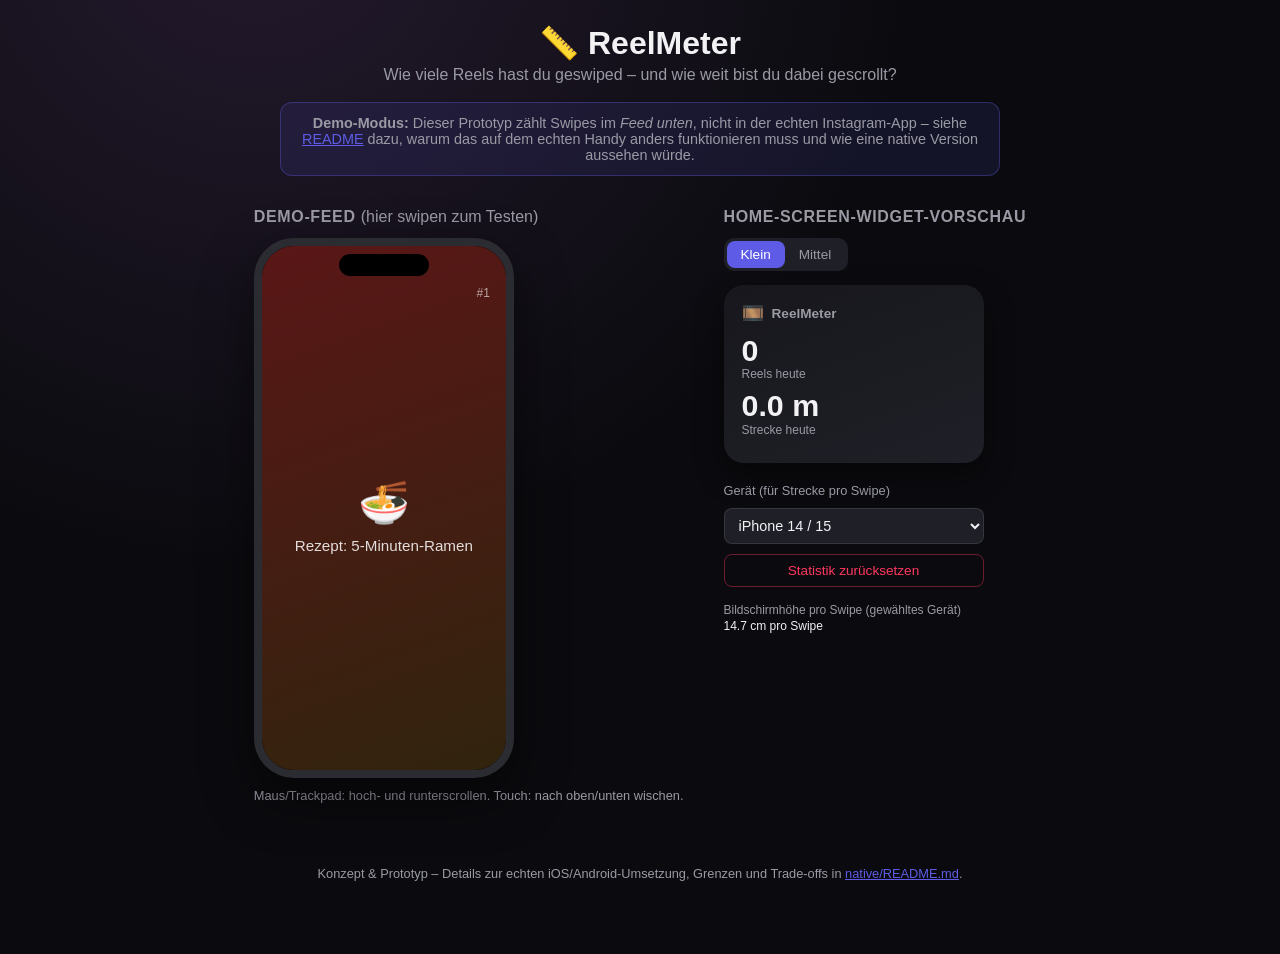
<file: index.html>
<!DOCTYPE html>
<html lang="de">
<head>
<meta charset="UTF-8" />
<meta name="viewport" content="width=device-width, initial-scale=1.0" />
<title>ReelMeter – Reels- &amp; Kilometerzähler</title>
<link rel="icon" href="data:image/svg+xml,<svg xmlns=%22http://www.w3.org/2000/svg%22 viewBox=%220 0 100 100%22><text y=%22.9em%22 font-size=%2290%22>📏</text></svg>" />
<link rel="stylesheet" href="style.css" />
</head>
<body>
  <header class="page-header">
    <h1>📏 ReelMeter</h1>
    <p class="tagline">Wie viele Reels hast du geswiped – und wie weit bist du dabei gescrollt?</p>
  </header>

  <p class="demo-banner">
    <strong>Demo-Modus:</strong> Dieser Prototyp zählt Swipes im <em>Feed unten</em>, nicht in der echten
    Instagram-App – siehe <a href="README.md">README</a> dazu, warum das auf dem echten Handy anders
    funktionieren muss und wie eine native Version aussehen würde.
  </p>

  <main class="layout">
    <section class="phone-column" aria-label="Demo-Feed">
      <h2>Demo-Feed <span class="hint">(hier swipen zum Testen)</span></h2>
      <div class="phone-frame">
        <div class="phone-notch"></div>
        <div class="feed" id="feed"></div>
      </div>
      <p class="hint-text">Maus/Trackpad: hoch- und runterscrollen. Touch: nach oben/unten wischen.</p>
    </section>

    <section class="widget-column" aria-label="Home-Screen-Widget-Vorschau">
      <h2>Home-Screen-Widget-Vorschau</h2>

      <div class="size-toggle" role="group" aria-label="Widget-Größe">
        <button type="button" class="size-btn active" data-size="small">Klein</button>
        <button type="button" class="size-btn" data-size="medium">Mittel</button>
      </div>

      <div class="widget" id="widget" data-size="small">
        <div class="widget-row widget-top">
          <span class="widget-icon">🎞️</span>
          <span class="widget-title">ReelMeter</span>
        </div>
        <div class="widget-stat">
          <span class="widget-number" id="w-reels-today">0</span>
          <span class="widget-label">Reels heute</span>
        </div>
        <div class="widget-stat">
          <span class="widget-number" id="w-dist-today">0 m</span>
          <span class="widget-label">Strecke heute</span>
        </div>

        <div class="widget-medium-extra">
          <div class="widget-divider"></div>
          <div class="widget-row widget-alltime">
            <div>
              <span class="widget-number small" id="w-reels-all">0</span>
              <span class="widget-label">Reels gesamt</span>
            </div>
            <div>
              <span class="widget-number small" id="w-dist-all">0 km</span>
              <span class="widget-label">Strecke gesamt</span>
            </div>
          </div>
          <div class="week-chart" id="week-chart" aria-label="Reels der letzten 7 Tage"></div>
          <p class="comparison" id="comparison"></p>
        </div>
      </div>

      <div class="settings">
        <label for="device-select">Gerät (für Strecke pro Swipe)</label>
        <select id="device-select"></select>

        <button type="button" id="reset-btn" class="reset-btn">Statistik zurücksetzen</button>
      </div>

      <dl class="raw-stats">
        <dt>Bildschirmhöhe pro Swipe (gewähltes Gerät)</dt>
        <dd id="screen-height-info">–</dd>
      </dl>
    </section>
  </main>

  <footer class="page-footer">
    <p>Konzept &amp; Prototyp – Details zur echten iOS/Android-Umsetzung, Grenzen und Trade-offs in
      <a href="native/README.md">native/README.md</a>.</p>
  </footer>

  <script src="app.js"></script>
</body>
</html>
</file>
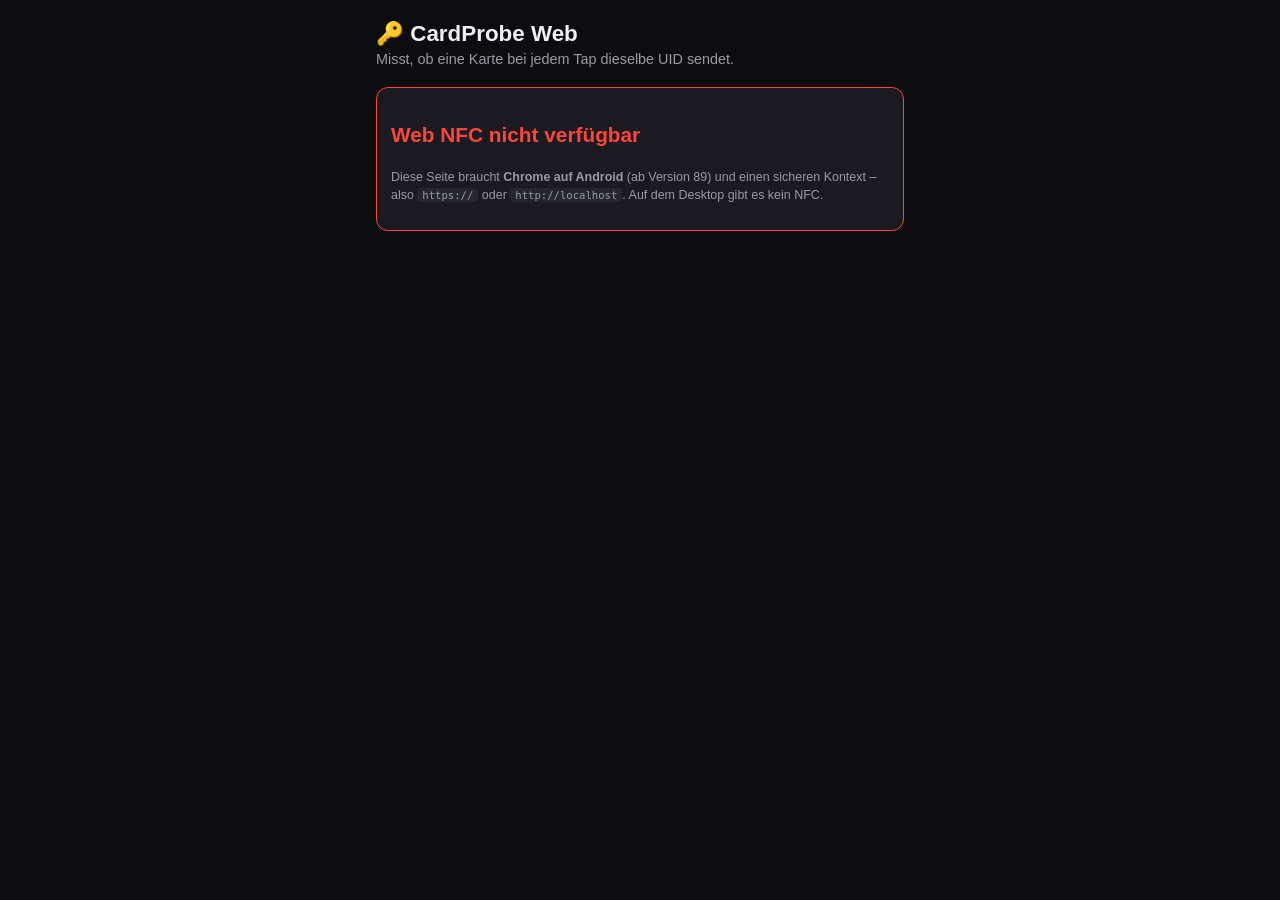
<file: webprobe/index.html>
<!DOCTYPE html>
<html lang="de">
<head>
<meta charset="UTF-8" />
<meta name="viewport" content="width=device-width, initial-scale=1.0" />
<title>CardProbe Web – UID-Stabilität messen</title>
<link rel="icon" href="data:image/svg+xml,<svg xmlns=%22http://www.w3.org/2000/svg%22 viewBox=%220 0 100 100%22><text y=%22.9em%22 font-size=%2290%22>🔑</text></svg>" />
<style>
  :root {
    --bg: #0d0d10; --panel: #1a1a20; --text: #f0f0f3; --dim: #9a9aa5;
    --ok: #30d158; --bad: #ff453a; --warn: #ff9f0a; --accent: #5e5ce6;
    color-scheme: dark;
  }
  * { box-sizing: border-box; }
  body {
    margin: 0; padding: 20px 16px 60px;
    font-family: -apple-system, BlinkMacSystemFont, "Segoe UI", Roboto, sans-serif;
    background: var(--bg); color: var(--text);
    max-width: 560px; margin-inline: auto;
  }
  h1 { font-size: 1.4rem; margin: 0 0 4px; }
  .sub { color: var(--dim); font-size: .9rem; margin: 0 0 20px; }
  .box { background: var(--panel); border-radius: 12px; padding: 14px; margin-bottom: 16px; }
  .box.bad { border: 1px solid var(--bad); }
  .box.warn { border: 1px solid var(--warn); }
  label { display: block; font-size: .8rem; color: var(--dim); margin-bottom: 4px; }
  input {
    width: 100%; padding: 10px; border-radius: 8px; font-size: 1rem;
    background: #26262e; color: var(--text); border: 1px solid #35353f;
  }
  button {
    width: 100%; padding: 14px; border: none; border-radius: 10px;
    background: var(--accent); color: #fff; font-size: 1rem; font-weight: 600;
    cursor: pointer; margin-top: 10px;
  }
  button:disabled { opacity: .4; cursor: not-allowed; }
  button.secondary { background: #2c2c35; }
  .verdict { font-size: 1.3rem; font-weight: 700; }
  .verdict.ok { color: var(--ok); }
  .verdict.bad { color: var(--bad); }
  .mono { font-family: ui-monospace, SFMono-Regular, Menlo, monospace; font-size: .85rem; }
  .scan { background: #26262e; border-radius: 8px; padding: 8px 10px; margin-bottom: 6px; }
  .hint { font-size: .78rem; color: var(--dim); margin-top: 6px; line-height: 1.45; }
  .row { display: flex; gap: 10px; }
  .row > * { flex: 1; }
  code { background: #26262e; padding: 1px 5px; border-radius: 4px; font-size: .85em; }
</style>
</head>
<body>

<h1>🔑 CardProbe Web</h1>
<p class="sub">Misst, ob eine Karte bei jedem Tap dieselbe UID sendet.</p>

<div id="support"></div>

<div id="app" hidden>
  <div class="box">
    <label for="label">Karten-Label</label>
    <input id="label" value="Karte A" />
    <p class="hint">Beim Wechsel auf eine andere physische Karte umbenennen.
      Das Urteil bezieht sich immer auf das aktuelle Label.</p>
    <button id="scan">Scannen starten</button>
    <div class="row">
      <button id="stop" class="secondary" disabled>Stoppen</button>
      <button id="clear" class="secondary">Leeren</button>
    </div>
    <p class="hint" id="status"></p>
    <div id="nothingHint"></div>
  </div>

  <div id="verdict"></div>
  <div id="compare"></div>
  <div id="history"></div>
</div>

<script>
const scans = [];
let reader = null;
let abort = null;
let silenceTimer = null;

// Wie lange ohne jedes Leseereignis, bevor die Seite erklärt, dass das an
// Web NFC liegen kann und nicht an der Karte.
const SILENCE_MS = 15000;

function armSilenceHint() {
  clearTimeout(silenceTimer);
  document.getElementById("nothingHint").innerHTML = "";
  silenceTimer = setTimeout(() => {
    document.getElementById("nothingHint").innerHTML = `<div class="box warn">
      <p class="hint" style="margin-top:0"><strong>Seit 15 Sekunden nichts
      erkannt?</strong></p>
      <p class="hint">Dann liest Web NFC diese Karte vermutlich gar nicht.
      <strong>Das sagt nichts über ihre UID-Stabilität aus</strong> – zieh
      daraus also keinen Schluss über die Karte.</p>
      <p class="hint">Grund: Web NFC ist auf NDEF-Tags ausgelegt. Zahlkarten
      sind keine, und auch manche Ausweis- und Kundenkarten nicht.</p>
      <p class="hint"><strong>Ausweg:</strong> Eine NFC-Reader-App wie
      „NFC Tools" aus dem Play Store zeigt die UID auch bei Karten an, die
      hier stumm bleiben. Karte zehnmal auflegen und schauen, ob sich die UID
      ändert – das beantwortet dieselbe Frage.</p>
      <p class="hint">Vorher noch prüfen: Karte mittig an die Rückseite des
      Handys, NFC in den Android-Einstellungen aktiviert.</p>
    </div>`;
  }, SILENCE_MS);
}

function clearSilenceHint() {
  clearTimeout(silenceTimer);
  document.getElementById("nothingHint").innerHTML = "";
}

/// Ergebnis als Text zum Weiterschicken.
function resultsAsText() {
  const labels = [...new Set(scans.map(s => s.label))];
  const lines = ["CardProbe Web – Messergebnis", ""];
  for (const l of labels) {
    const group = scans.filter(s => s.label === l);
    const distinct = new Set(group.map(s => s.hash)).size;
    const anyRandom = group.some(s => s.randomLooking);
    const verdict = group.length < 2 ? "ZU WENIG DATEN"
      : distinct === 1 ? "STABIL" : "INSTABIL";
    lines.push(`${l}: ${group.length} Scans, ${distinct} verschiedene UIDs`
      + ` -> ${verdict}`
      + (anyRandom ? " (sah nach Zufalls-UID aus)" : ""));
    group.forEach(s => lines.push(
      `   #${s.index} ${s.hash.slice(0, 8).toUpperCase()} · ${s.byteCount} Byte`));
  }
  lines.push("", `User-Agent: ${navigator.userAgent}`);
  return lines.join("\n");
}

// ---------------------------------------------------------------- Support

function checkSupport() {
  const el = document.getElementById("support");
  const isAppleMobile = /iPad|iPhone|iPod/.test(navigator.userAgent)
    || (navigator.platform === "MacIntel" && navigator.maxTouchPoints > 1);

  if ("NDEFReader" in window) {
    document.getElementById("app").hidden = false;
    el.innerHTML = `<div class="box"><p class="hint">
      Web NFC verfügbar. Wichtig: Diese API liefert nur die
      <strong>Seriennummer</strong> des Tags – keine Zahlungsdaten, keine
      Karteninhalte. Genau die brauchen wir.</p></div>`;
    return true;
  }

  if (isAppleMobile) {
    el.innerHTML = `<div class="box bad">
      <p class="verdict bad">Auf dem iPhone nicht möglich</p>
      <p class="hint">Safari unterstützt die Web-NFC-API nicht – und auf iOS
      läuft jeder Browser zwangsweise auf WebKit, auch Chrome und Firefox.
      Aus einer Webseite heraus gibt es auf dem iPhone keinen NFC-Zugriff.
      Daran ändert kein Localhost etwas.</p>
      <p class="hint"><strong>Der Ausweg:</strong> Ob eine Karte ihre UID
      würfelt, ist eine Eigenschaft des Chips <em>in der Karte</em>, nicht des
      Lesegeräts. Öffne diese Seite auf einem <strong>Android-Handy mit
      Chrome</strong> – das Ergebnis gilt genauso für das iPhone.</p>
      <p class="hint">Für die Zahlkarte selbst brauchst du am Ende trotzdem die
      native App: Web NFC liest keine EMV-Karten (siehe unten).</p>
    </div>`;
    return false;
  }

  el.innerHTML = `<div class="box bad">
    <p class="verdict bad">Web NFC nicht verfügbar</p>
    <p class="hint">Diese Seite braucht <strong>Chrome auf Android</strong>
    (ab Version 89) und einen sicheren Kontext – also <code>https://</code>
    oder <code>http://localhost</code>. Auf dem Desktop gibt es kein NFC.</p>
  </div>`;
  return false;
}

// ---------------------------------------------------------------- Helpers

async function sha256Hex(text) {
  const data = new TextEncoder().encode(text);
  const digest = await crypto.subtle.digest("SHA-256", data);
  return [...new Uint8Array(digest)]
    .map(b => b.toString(16).padStart(2, "0")).join("");
}

/// Nach ISO/IEC 14443-3 kennzeichnet bei einer 4-Byte-UID das erste Byte 0x08
/// eine zufällig erzeugte UID; 0xF8 ist ebenfalls für nicht-eindeutige IDs
/// reserviert. Hinweis, kein Beweis – die Messreihe entscheidet.
function looksRandomized(serial) {
  const bytes = serial.split(":").filter(Boolean);
  if (bytes.length !== 4) return false;
  const first = bytes[0].toLowerCase();
  return first === "08" || first === "f8";
}

// ---------------------------------------------------------------- Scanning

async function startScan() {
  const status = document.getElementById("status");
  try {
    reader = new NDEFReader();
    abort = new AbortController();

    reader.onreading = async (event) => {
      // serialNumber ist die UID aus der ISO14443-Antikollision.
      clearSilenceHint();
      const serial = event.serialNumber || "";
      if (!serial) {
        status.textContent = "Tag gelesen, aber ohne Seriennummer – "
          + "damit lässt sich nichts vergleichen.";
        render();
        return;
      }
      scans.push({
        index: scans.length + 1,
        hash: await sha256Hex(serial),
        byteCount: serial.split(":").filter(Boolean).length,
        randomLooking: looksRandomized(serial),
        label: document.getElementById("label").value.trim() || "ohne Label",
      });
      status.textContent = "";
      render();
    };

    reader.onreadingerror = () => {
      status.textContent = "Karte konnte nicht gelesen werden. "
        + "Nochmal auflegen und ruhig halten.";
    };

    await reader.scan({ signal: abort.signal });
    status.textContent = "Bereit – Karte an die Rückseite des Handys halten.";
    document.getElementById("scan").disabled = true;
    document.getElementById("stop").disabled = false;
    armSilenceHint();
  } catch (error) {
    status.textContent = error.name === "NotAllowedError"
      ? "NFC-Zugriff abgelehnt. Seite neu laden und erlauben."
      : "Start fehlgeschlagen: " + error.message;
  }
}

function stopScan() {
  if (abort) abort.abort();
  abort = null;
  clearSilenceHint();
  document.getElementById("scan").disabled = false;
  document.getElementById("stop").disabled = true;
  document.getElementById("status").textContent = "Gestoppt.";
}

// ---------------------------------------------------------------- Rendering

function render() {
  const label = document.getElementById("label").value.trim() || "ohne Label";
  const mine = scans.filter(s => s.label === label);

  // Urteil zur aktuellen Karte
  const v = document.getElementById("verdict");
  if (!mine.length) {
    v.innerHTML = "";
  } else {
    const counts = {};
    mine.forEach(s => counts[s.hash] = (counts[s.hash] || 0) + 1);
    const distinct = Object.keys(counts).length;
    const largest = Math.max(...Object.values(counts));
    // Ein einzelner Scan ist immer "mit sich selbst identisch" und belegt
    // deshalb gar nichts. Erst ab zwei Scans gibt es ein Urteil.
    const inconclusive = mine.length < 2;
    const stable = !inconclusive && distinct === 1;
    const anyRandom = mine.some(s => s.randomLooking);

    v.innerHTML = `<div class="box">
      <p class="mono" style="color:var(--dim)">${label}: ${mine.length} Scans</p>
      <p class="verdict ${inconclusive ? "" : stable ? "ok" : "bad"}"
         ${inconclusive ? 'style="color:var(--dim)"' : ""}>
        ${inconclusive ? "ZU WENIG DATEN" : stable ? "UID STABIL" : "UID INSTABIL"}</p>
      <p class="mono">${largest} / ${mine.length} Identifier identisch</p>
      ${mine.length < 10 ? `<p class="hint">Für ein belastbares Urteil auf 10
        Scans kommen (${10 - mine.length} fehlen).</p>` : ""}
      ${anyRandom ? `<p class="hint" style="color:var(--warn)">Mindestens eine
        UID sah nach einer Zufalls-UID aus (4 Byte, beginnt mit 0x08/0xF8 –
        nach ISO/IEC 14443-3 die Kennzeichnung dafür).</p>` : ""}
      ${!stable && mine.length >= 2 ? `<p class="hint">Diese Karte taugt nicht
        als Schlüssel: Ein gespeicherter Hash kann sie nicht wiedererkennen.</p>`
        : ""}
    </div>`;
  }

  // Vergleich mehrerer Karten
  const c = document.getElementById("compare");
  const labels = [...new Set(scans.map(s => s.label))];
  if (labels.length > 1) {
    const rows = labels.map(l => {
      const group = scans.filter(s => s.label === l);
      const distinct = new Set(group.map(s => s.hash)).size;
      const color = distinct === 1 ? "var(--ok)" : "var(--bad)";
      return `<p class="mono" style="color:${color}">${l}: ${group.length}
        Scans, ${distinct} Identifier</p>`;
    }).join("");

    // Zweite Bedingung: verschiedene Karten muessen sich unterscheiden.
    const stableOnes = labels
      .map(l => scans.filter(s => s.label === l))
      .filter(g => new Set(g.map(s => s.hash)).size === 1);
    const uniqueHashes = new Set(stableOnes.map(g => g[0].hash)).size;
    const collision = stableOnes.length > 1 && uniqueHashes < stableOnes.length;

    c.innerHTML = `<div class="box"><p class="hint"
      style="margin-top:0"><strong>KARTENVERGLEICH</strong></p>${rows}
      ${stableOnes.length > 1 ? `<p class="hint" style="color:${
        collision ? "var(--bad)" : "var(--dim)"}">${collision
        ? "Achtung: Zwei Karten liefern denselben Identifier."
        : "Verschiedene Karten liefern verschiedene Identifier ✓"}</p>` : ""}
    </div>`;
  } else {
    c.innerHTML = "";
  }

  // Verlauf
  const h = document.getElementById("history");
  h.innerHTML = scans.length
    ? `<div class="box"><p class="hint" style="margin-top:0">
        <strong>VERLAUF</strong></p>` + [...scans].reverse().map(s =>
        `<div class="scan mono">#${s.index} ${s.label} ·
          ${s.hash.slice(0, 8).toUpperCase()} · ${s.byteCount} Byte${
          s.randomLooking ? " · sieht zufällig aus" : ""}</div>`).join("")
      + `<button id="copy" class="secondary">Ergebnis kopieren</button>
         <p class="hint" id="copyStatus"></p></div>`
    : "";

  const copy = document.getElementById("copy");
  if (copy) copy.onclick = async () => {
    const text = resultsAsText();
    const done = (msg) => document.getElementById("copyStatus").textContent = msg;
    try {
      await navigator.clipboard.writeText(text);
      done("In die Zwischenablage kopiert.");
    } catch {
      // Ohne Clipboard-Freigabe: Text zum Markieren anzeigen.
      done("Kopieren nicht erlaubt – Text unten markieren:");
      const pre = document.createElement("pre");
      pre.className = "mono";
      pre.style.cssText = "white-space:pre-wrap;user-select:all;margin-top:8px";
      pre.textContent = text;
      document.getElementById("copyStatus").after(pre);
    }
  };
}

// ---------------------------------------------------------------- Wiring

if (checkSupport()) {
  document.getElementById("scan").onclick = startScan;
  document.getElementById("stop").onclick = stopScan;
  document.getElementById("clear").onclick = () => {
    scans.length = 0;
    document.getElementById("status").textContent = "";
    render();
  };
  document.getElementById("label").oninput = render;
}
</script>

</body>
</html>
</file>
<file: style.css>
:root {
  --bg: #0b0b0f;
  --panel: #17171d;
  --panel-2: #1f1f27;
  --text: #f2f2f5;
  --text-dim: #9a9aa5;
  --accent: #ff375f;
  --accent-2: #5e5ce6;
  --ok: #30d158;
  --radius: 20px;
  color-scheme: dark;
}

* { box-sizing: border-box; }

body {
  margin: 0;
  font-family: -apple-system, BlinkMacSystemFont, "SF Pro Text", "Segoe UI", Roboto, sans-serif;
  background: radial-gradient(circle at 20% -10%, #241a2e 0%, var(--bg) 45%);
  color: var(--text);
  padding: 24px 20px 60px;
}

.page-header { text-align: center; margin-bottom: 8px; }
.page-header h1 { font-size: 2rem; margin: 0 0 4px; }
.tagline { color: var(--text-dim); margin: 0; }

.demo-banner {
  max-width: 720px;
  margin: 18px auto 32px;
  padding: 12px 16px;
  background: rgba(94, 92, 230, 0.12);
  border: 1px solid rgba(94, 92, 230, 0.35);
  border-radius: 12px;
  font-size: 0.9rem;
  color: var(--text-dim);
  text-align: center;
}
.demo-banner a { color: var(--accent-2); }

.layout {
  display: flex;
  flex-wrap: wrap;
  gap: 40px;
  justify-content: center;
  align-items: flex-start;
  max-width: 980px;
  margin: 0 auto;
}

.phone-column, .widget-column { flex: 0 0 auto; }

h2 {
  font-size: 1rem;
  text-transform: uppercase;
  letter-spacing: 0.04em;
  color: var(--text-dim);
  margin: 0 0 12px;
}
h2 .hint { text-transform: none; letter-spacing: 0; font-weight: 400; }

/* ---------- Phone / feed ---------- */

.phone-frame {
  width: 260px;
  height: 540px;
  background: #000;
  border-radius: 40px;
  border: 8px solid #2b2b32;
  position: relative;
  overflow: hidden;
  box-shadow: 0 20px 50px rgba(0,0,0,0.5);
}

.phone-notch {
  position: absolute;
  top: 8px;
  left: 50%;
  transform: translateX(-50%);
  width: 90px;
  height: 22px;
  background: #000;
  border-radius: 14px;
  z-index: 5;
}

.feed {
  height: 100%;
  overflow-y: scroll;
  scroll-snap-type: y mandatory;
  scrollbar-width: none;
}
.feed::-webkit-scrollbar { display: none; }

.reel {
  height: 540px;
  scroll-snap-align: start;
  scroll-snap-stop: always;
  display: flex;
  flex-direction: column;
  align-items: center;
  justify-content: center;
  gap: 10px;
  color: #fff;
  font-size: 0.95rem;
  text-align: center;
  padding: 20px;
  position: relative;
}

.reel .emoji { font-size: 2.6rem; }
.reel .caption { opacity: 0.85; max-width: 200px; }
.reel .index { position: absolute; top: 40px; right: 16px; font-size: 0.75rem; opacity: 0.6; }

.hint-text {
  text-align: center;
  color: var(--text-dim);
  font-size: 0.8rem;
  margin-top: 10px;
}

/* ---------- Widget ---------- */

.size-toggle {
  display: inline-flex;
  background: var(--panel-2);
  border-radius: 10px;
  padding: 3px;
  margin-bottom: 14px;
}
.size-btn {
  border: none;
  background: transparent;
  color: var(--text-dim);
  padding: 6px 14px;
  border-radius: 8px;
  font-size: 0.85rem;
  cursor: pointer;
}
.size-btn.active { background: var(--accent-2); color: #fff; }

.widget {
  width: 260px;
  background: linear-gradient(160deg, var(--panel) 0%, var(--panel-2) 100%);
  border-radius: var(--radius);
  padding: 18px;
  box-shadow: 0 12px 30px rgba(0,0,0,0.45);
}

.widget-row { display: flex; align-items: center; gap: 8px; }
.widget-top { margin-bottom: 10px; }
.widget-icon { font-size: 1.1rem; }
.widget-title { font-weight: 600; font-size: 0.85rem; color: var(--text-dim); }

.widget-stat { margin-bottom: 8px; display: flex; flex-direction: column; }
.widget-number { font-size: 1.9rem; font-weight: 700; line-height: 1.1; }
.widget-number.small { font-size: 1.25rem; }
.widget-label { font-size: 0.75rem; color: var(--text-dim); }

.widget-medium-extra { display: none; }
.widget[data-size="medium"] { width: 320px; }
.widget[data-size="medium"] .widget-medium-extra { display: block; }

.widget-divider {
  height: 1px;
  background: rgba(255,255,255,0.08);
  margin: 10px 0;
}

.widget-alltime { justify-content: space-between; }
.widget-alltime > div { display: flex; flex-direction: column; }

.week-chart {
  display: flex;
  align-items: flex-end;
  gap: 6px;
  height: 50px;
  margin: 14px 0 8px;
}
.week-chart .bar {
  flex: 1;
  background: var(--accent);
  border-radius: 3px 3px 0 0;
  min-height: 3px;
}
.week-chart .bar-label {
  font-size: 0.55rem;
  color: var(--text-dim);
  text-align: center;
  margin-top: 2px;
}
.week-chart-wrap { display: flex; flex-direction: column; }

.comparison {
  font-size: 0.78rem;
  color: var(--text-dim);
  margin: 4px 0 0;
}

/* ---------- Settings ---------- */

.settings {
  margin-top: 20px;
  display: flex;
  flex-direction: column;
  gap: 10px;
  width: 260px;
}
.settings label { font-size: 0.8rem; color: var(--text-dim); }
.settings select {
  background: var(--panel-2);
  color: var(--text);
  border: 1px solid rgba(255,255,255,0.1);
  border-radius: 8px;
  padding: 8px 10px;
  font-size: 0.9rem;
}
.reset-btn {
  background: transparent;
  border: 1px solid rgba(255, 55, 95, 0.4);
  color: var(--accent);
  padding: 8px 10px;
  border-radius: 8px;
  cursor: pointer;
  font-size: 0.85rem;
}
.reset-btn:hover { background: rgba(255, 55, 95, 0.1); }

.raw-stats {
  width: 260px;
  margin: 16px 0 0;
  font-size: 0.75rem;
  color: var(--text-dim);
}
.raw-stats dt { margin-bottom: 2px; }
.raw-stats dd { margin: 0; color: var(--text); }

.page-footer {
  text-align: center;
  color: var(--text-dim);
  font-size: 0.8rem;
  margin-top: 50px;
}
.page-footer a { color: var(--accent-2); }

@media (max-width: 640px) {
  .phone-frame, .widget, .settings, .raw-stats { width: 100%; max-width: 300px; }
}
</file>
